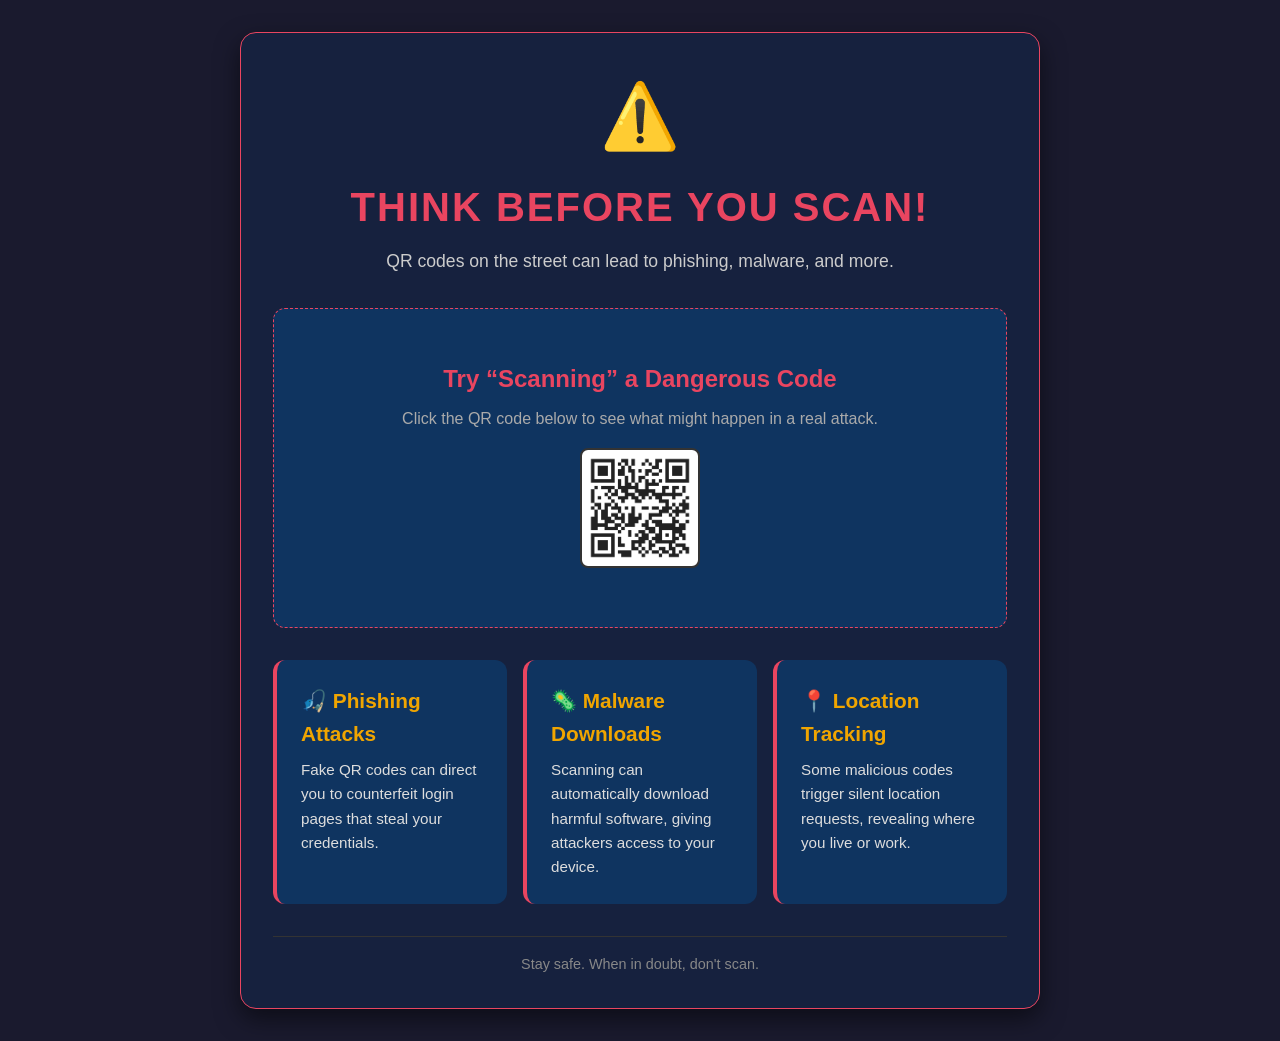
<file: index.html>
<!DOCTYPE html>
<html lang="en">
<head>
    <meta charset="UTF-8" />
    <meta name="viewport" content="width=device-width, initial-scale=1.0" />
    <title>Dangers of Scanning Random QR Codes</title>
    <link rel="stylesheet" href="style.css" />
    <script defer src="script.js"></script>
</head>
<body>
    <main class="container">
        <header>
            <div class="warning-icon">⚠️</div>
            <h1>Think Before You Scan!</h1>
            <p class="subtitle">QR codes on the street can lead to phishing, malware, and more.</p>
        </header>

        <section class="demo">
            <h2>Try “Scanning” a Dangerous Code</h2>
            <p class="click-hint">Click the QR code below to see what might happen in a real attack.</p>

            <div class="qr-stage" id="qr-stage">
                <!-- QR code (clickable) – using your original hovercode.png -->
                <div id="fake-qr" class="qr-code" title="Click to see the danger!">
                    <img src="hovercode.png" alt="QR code" class="qr-image" />
                </div>

                <div id="skull-display" class="skull-display">💀</div>

                <div id="danger-sequence" class="danger-sequence">
                    <div class="step">
                        <span class="step-icon">📱</span>
                        <span class="step-num">1</span>
                        <span class="step-text">You scan the <strong>fake QR code</strong> on the street.</span>
                    </div>
                    <div class="step">
                        <span class="step-icon">🔗</span>
                        <span class="step-num">2</span>
                        <span class="step-text">You're redirected to a <strong>counterfeit website</strong> that looks legitimate.</span>
                    </div>
                    <div class="step">
                        <span class="step-icon">🎣</span>
                        <span class="step-num">3</span>
                        <span class="step-text">You enter your <strong>login / personal details</strong> without suspecting a thing.</span>
                    </div>
                    <div class="step">
                        <span class="step-icon">💰</span>
                        <span class="step-num">4</span>
                        <span class="step-text">Your <strong>data is stolen</strong> and sold on the dark web — you become a victim.</span>
                    </div>
                </div>

                <div id="warning-message" class="warning-msg hidden">
                    <p><strong>🚨 This could have been a phishing site!</strong></p>
                    <p>Always verify the source before scanning.</p>
                </div>
            </div>
        </section>

        <section class="info-cards">
            <a href="phishing.html" class="card-link" target="_blank" rel="noopener noreferrer">
                <article class="card">
                    <h2>🎣 Phishing Attacks</h2>
                    <p>Fake QR codes can direct you to counterfeit login pages that steal your credentials.</p>
                </article>
            </a>
            <a href="malware.html" class="card-link" target="_blank" rel="noopener noreferrer">
                <article class="card">
                    <h2>🦠 Malware Downloads</h2>
                    <p>Scanning can automatically download harmful software, giving attackers access to your device.</p>
                </article>
            </a>
            <a href="location-tracking.html" class="card-link" target="_blank" rel="noopener noreferrer">
                <article class="card">
                    <h2>📍 Location Tracking</h2>
                    <p>Some malicious codes trigger silent location requests, revealing where you live or work.</p>
                </article>
            </a>
        </section>

        <footer>
            <p>Stay safe. When in doubt, don't scan.</p>
        </footer>
    </main>
</body>
</html>
</file>
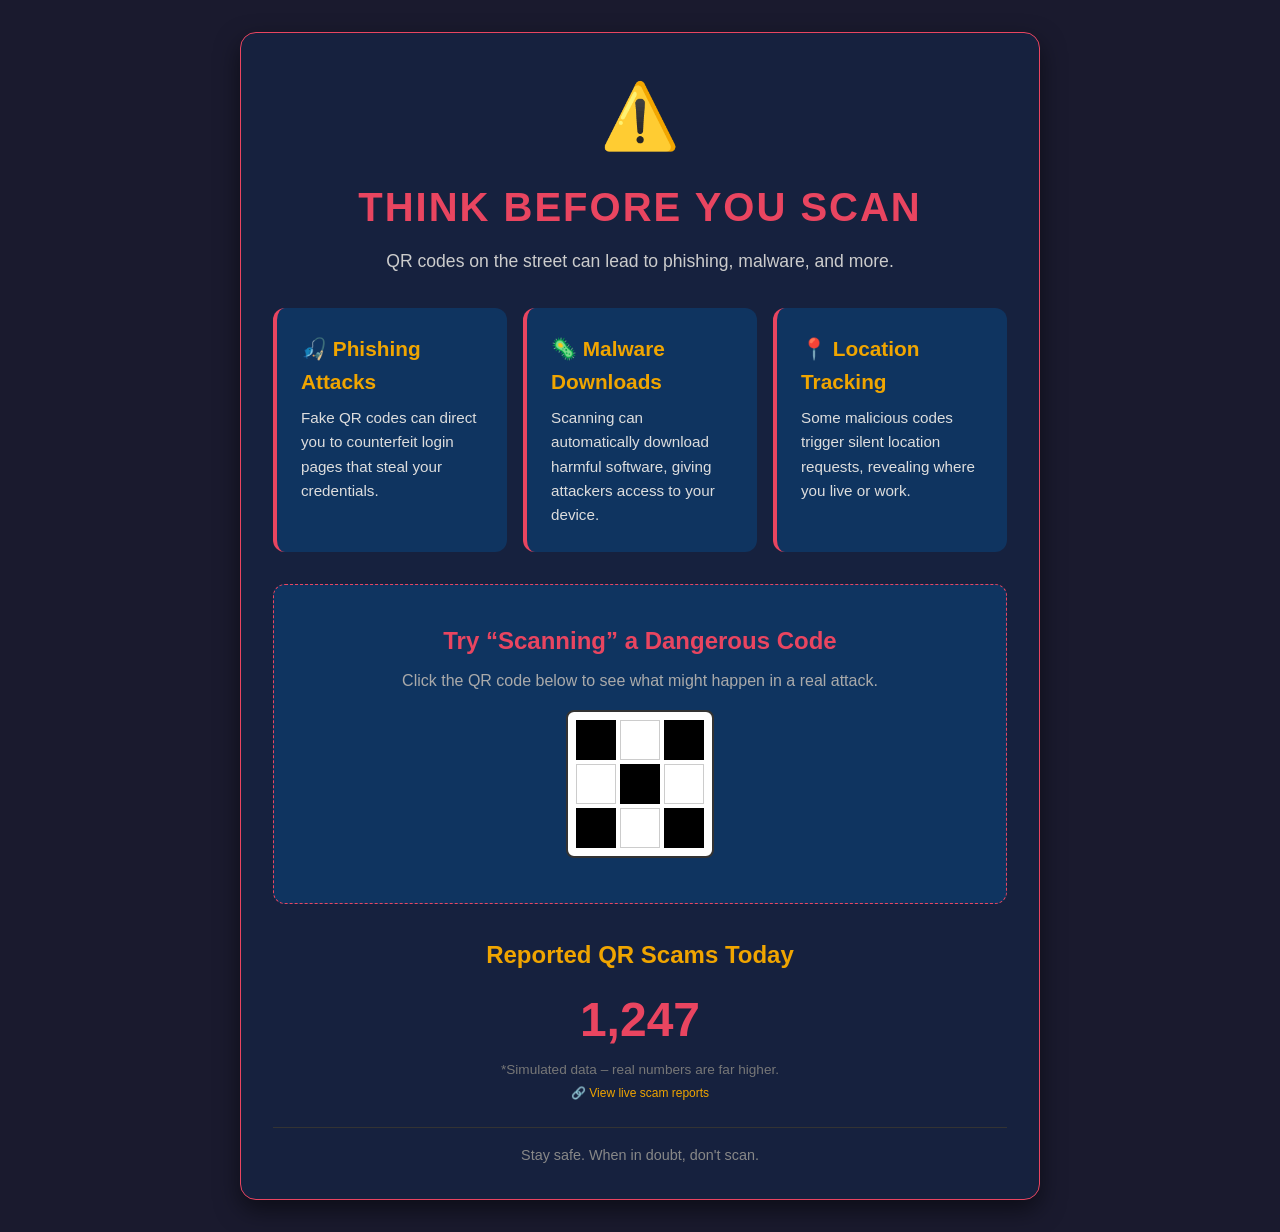
<file: Index.html>
<!DOCTYPE html>
<html lang="en">
<head>
    <meta charset="UTF-8" />
    <meta name="viewport" content="width=device-width, initial-scale=1.0" />
    <title>Dangers of Scanning Random QR Codes</title>
    <style>
        /* ============================================================
           style.css – Visual design for QR danger awareness page
           Uses a dark theme with warning colors to emphasize caution
           ============================================================ */

        /* Base reset and font */
        * {
            margin: 0;
            padding: 0;
            box-sizing: border-box;
        }

        body {
            font-family: 'Segoe UI', Tahoma, Geneva, Verdana, sans-serif;
            background: #1a1a2e;
            /* dark navy background */
            color: #eee;
            line-height: 1.6;
            padding: 2rem 1rem;
            display: flex;
            justify-content: center;
            align-items: center;
            min-height: 100vh;
        }

        .container {
            max-width: 800px;
            width: 100%;
            background: #16213e;
            /* slightly lighter dark card */
            border-radius: 16px;
            padding: 2rem;
            box-shadow: 0 10px 25px rgba(0, 0, 0, 0.5);
            border: 1px solid #e94560;
            /* red accent border */
        }

        /* Header styling */
        header {
            text-align: center;
            margin-bottom: 2rem;
        }

        .warning-icon {
            font-size: 4rem;
            margin-bottom: 0.5rem;
            animation: pulse 2s infinite;
        }

        /* Simple pulsing animation for the warning emoji */
        @keyframes pulse {
            0% {
                transform: scale(1);
            }
            50% {
                transform: scale(1.15);
            }
            100% {
                transform: scale(1);
            }
        }

        h1 {
            color: #e94560;
            /* bright danger red */
            font-size: 2.5rem;
            margin-bottom: 0.5rem;
            text-transform: uppercase;
            letter-spacing: 2px;
        }

        .subtitle {
            font-size: 1.1rem;
            color: #ccc;
        }

        /* Information cards (risk types) – now clickable */
        .info-cards {
            display: grid;
            grid-template-columns: repeat(auto-fit, minmax(220px, 1fr));
            gap: 1rem;
            margin-bottom: 2rem;
        }

        .card-link {
            text-decoration: none;
            display: block;
            transition: transform 0.3s;
        }

        .card-link:hover {
            transform: translateY(-5px);
        }

        .card-link:hover .card {
            background: #1a1a4e;
        }

        .card {
            background: #0f3460;
            /* deeper blue */
            border-radius: 12px;
            padding: 1.5rem;
            border-left: 4px solid #e94560;
            transition: background 0.3s;
            height: 100%;
            cursor: pointer;
        }

        .card h2 {
            font-size: 1.3rem;
            margin-bottom: 0.5rem;
            color: #f0a500;
            /* warm accent */
        }

        .card p {
            font-size: 0.95rem;
            color: #ddd;
        }

        /* Interactive demo area */
        .demo {
            background: #0f3460;
            border-radius: 12px;
            padding: 1.5rem;
            margin-bottom: 2rem;
            text-align: center;
            border: 1px dashed #e94560;
            min-height: 320px;
            display: flex;
            flex-direction: column;
            align-items: center;
            justify-content: center;
        }

        .demo h2 {
            color: #e94560;
            margin-bottom: 0.5rem;
        }

        .click-hint {
            color: #aaa;
            margin-bottom: 1rem;
        }

        /* ---- QR Code + Transformation container ---- */
        .qr-stage {
            display: flex;
            flex-direction: column;
            align-items: center;
            justify-content: center;
            width: 100%;
        }

        /* Fake QR code image (pure CSS pattern) */
        .qr-code {
            display: inline-block;
            cursor: pointer;
            transition: transform 0.2s, opacity 0.5s;
            margin-bottom: 0.5rem;
        }

        .qr-code:hover {
            transform: scale(1.05);
        }

        .qr-pattern {
            display: grid;
            grid-template-columns: repeat(3, 40px);
            grid-template-rows: repeat(3, 40px);
            gap: 4px;
            background: white;
            padding: 8px;
            border-radius: 8px;
            border: 2px solid #333;
        }

        .qr-pattern span {
            background: #000;
        }

        .qr-pattern span:nth-child(odd) {
            background: #000;
        }
        .qr-pattern span:nth-child(even) {
            background: #fff;
            border: 1px solid #ccc;
        }
        .qr-pattern span:first-child,
        .qr-pattern span:nth-child(3),
        .qr-pattern span:nth-child(7),
        .qr-pattern span:nth-child(9) {
            background: #000;
            border: 2px solid #000;
        }

        /* Skull that replaces the QR code */
        .skull-display {
            font-size: 5rem;
            line-height: 1;
            animation: skullPulse 1.2s ease-in-out infinite;
            display: none;
            /* hidden by default, shown via JS */;
        }

        @keyframes skullPulse {
            0%,
            100% {
                transform: scale(1);
            }
            50% {
                transform: scale(1.08);
            }
        }

        /* Danger sequence – steps that appear after skull */
        .danger-sequence {
            display: none;
            /* hidden by default, shown via JS */
            margin-top: 1.2rem;
            width: 100%;
            max-width: 420px;
            text-align: left;
            background: rgba(233, 69, 96, 0.12);
            border-radius: 12px;
            padding: 1.2rem 1.5rem;
            border: 1px solid #e94560;
            animation: fadeSlideUp 0.6s ease forwards;
        }

        @keyframes fadeSlideUp {
            0% {
                opacity: 0;
                transform: translateY(18px);
            }
            100% {
                opacity: 1;
                transform: translateY(0);
            }
        }

        .danger-sequence .step {
            display: flex;
            align-items: center;
            gap: 0.75rem;
            padding: 0.45rem 0;
            border-bottom: 1px solid rgba(233, 69, 96, 0.2);
            color: #f0f0f0;
            font-size: 0.95rem;
        }

        .danger-sequence .step:last-child {
            border-bottom: none;
        }

        .danger-sequence .step .step-icon {
            font-size: 1.5rem;
            flex-shrink: 0;
            width: 2rem;
            text-align: center;
        }

        .danger-sequence .step .step-num {
            display: inline-block;
            background: #e94560;
            color: #fff;
            font-weight: bold;
            font-size: 0.7rem;
            border-radius: 50%;
            width: 1.5rem;
            height: 1.5rem;
            line-height: 1.5rem;
            text-align: center;
            flex-shrink: 0;
        }

        .danger-sequence .step .step-text {
            flex: 1;
        }

        .danger-sequence .step .step-text strong {
            color: #f0a500;
        }

        /* Warning message that appears after clicking the fake QR */
        .warning-msg {
            margin-top: 1rem;
            background: #e94560;
            color: #fff;
            padding: 1rem;
            border-radius: 8px;
            font-weight: bold;
            transition: opacity 0.3s;
            width: 100%;
            max-width: 420px;
        }

        /* Utility class to hide elements */
        .hidden {
            display: none !important;
        }

        /* Stats section */
        .stats {
            text-align: center;
            margin-bottom: 1.5rem;
        }

        .stats h2 {
            color: #f0a500;
            margin-bottom: 0.5rem;
        }

        /* Make the counter a clickable link to Bitly */
        .counter-link {
            display: inline-block;
            text-decoration: none;
            transition: transform 0.2s;
            cursor: pointer;
        }

        .counter-link:hover {
            transform: scale(1.04);
        }

        .counter-link:hover .counter {
            text-shadow: 0 0 30px #e94560;
        }

        .counter {
            font-size: 3rem;
            font-weight: bold;
            color: #e94560;
            animation: countPulse 1s infinite;
            transition: text-shadow 0.3s;
        }

        /* Small pulse for the counter (optional) */
        @keyframes countPulse {
            0% {
                text-shadow: 0 0 5px #e94560;
            }
            50% {
                text-shadow: 0 0 20px #e94560;
            }
            100% {
                text-shadow: 0 0 5px #e94560;
            }
        }

        .note {
            color: #777;
            font-size: 0.85rem;
        }

        /* Click hint for the counter */
        .counter-click-hint {
            color: #888;
            font-size: 0.75rem;
            margin-top: 0.2rem;
        }

        .counter-click-hint a {
            color: #f0a500;
            text-decoration: none;
        }

        .counter-click-hint a:hover {
            text-decoration: underline;
        }

        /* Footer */
        footer {
            text-align: center;
            color: #888;
            font-size: 0.9rem;
            border-top: 1px solid #333;
            padding-top: 1rem;
        }

        /* Responsive tweaks */
        @media (max-width: 500px) {
            .container {
                padding: 1.2rem;
            }
            h1 {
                font-size: 1.8rem;
            }
            .qr-pattern {
                grid-template-columns: repeat(3, 30px);
                grid-template-rows: repeat(3, 30px);
                gap: 3px;
                padding: 6px;
            }
            .skull-display {
                font-size: 3.8rem;
            }
            .counter {
                font-size: 2.2rem;
            }
            .danger-sequence {
                padding: 0.9rem 1rem;
            }
            .danger-sequence .step {
                font-size: 0.85rem;
                gap: 0.5rem;
            }
            .danger-sequence .step .step-icon {
                font-size: 1.2rem;
                width: 1.6rem;
            }
        }
    </style>
</head>

<body>
    <!-- Main container for centering content -->
    <main class="container">
        <header>
            <!-- Hero warning icon (using emoji for simplicity) -->
            <div class="warning-icon">⚠️</div>
            <h1>Think Before You Scan</h1>
            <p class="subtitle">QR codes on the street can lead to phishing, malware, and more.</p>
        </header>

        <!-- ===== RISK CARDS – now clickable with placeholder links ===== -->
        <section class="info-cards">
            <!-- Risk card 1: Phishing Attacks -->
            <!--
            ============================================================
            PLACEHOLDER HYPERLINK – Replace href with your target URL.
            ============================================================
            -->
            <a href="#" class="card-link" target="_blank" rel="noopener noreferrer">
                <article class="card">
                    <h2>🎣 Phishing Attacks</h2>
                    <p>Fake QR codes can direct you to counterfeit login pages that steal your credentials.</p>
                </article>
            </a>

            <!-- Risk card 2: Malware Downloads -->
            <!--
            ============================================================
            PLACEHOLDER HYPERLINK – Replace href with your target URL.
            ============================================================
            -->
            <a href="#" class="card-link" target="_blank" rel="noopener noreferrer">
                <article class="card">
                    <h2>🦠 Malware Downloads</h2>
                    <p>Scanning can automatically download harmful software, giving attackers access to your device.</p>
                </article>
            </a>

            <!-- Risk card 3: Location Tracking -->
            <!--
            ============================================================
            PLACEHOLDER HYPERLINK – Replace href with your target URL.
            ============================================================
            -->
            <a href="#" class="card-link" target="_blank" rel="noopener noreferrer">
                <article class="card">
                    <h2>📍 Location Tracking</h2>
                    <p>Some malicious codes trigger silent location requests, revealing where you live or work.</p>
                </article>
            </a>
        </section>

        <!-- ===== INTERACTIVE DEMO: QR code → warning → skull → sequence ===== -->
        <section class="demo">
            <h2>Try “Scanning” a Dangerous Code</h2>
            <p class="click-hint">Click the QR code below to see what might happen in a real attack.</p>

            <div class="qr-stage" id="qr-stage">
                <!-- Fake QR code (clickable) -->
                <div id="fake-qr" class="qr-code" title="Click to see the danger!">
                    <div class="qr-pattern">
                        <span></span><span></span><span></span>
                        <span></span><span></span><span></span>
                        <span></span><span></span><span></span>
                    </div>
                </div>

                <!-- Skull that replaces the QR (hidden initially) -->
                <div id="skull-display" class="skull-display">💀</div>

                <!-- Danger sequence (hidden initially) -->
                <div id="danger-sequence" class="danger-sequence">
                    <div class="step">
                        <span class="step-icon">📱</span>
                        <span class="step-num">1</span>
                        <span class="step-text">You scan the <strong>fake QR code</strong> on the street.</span>
                    </div>
                    <div class="step">
                        <span class="step-icon">🔗</span>
                        <span class="step-num">2</span>
                        <span class="step-text">You're redirected to a <strong>counterfeit website</strong> that looks legitimate.</span>
                    </div>
                    <div class="step">
                        <span class="step-icon">🎣</span>
                        <span class="step-num">3</span>
                        <span class="step-text">You enter your <strong>login / personal details</strong> without suspecting a thing.</span>
                    </div>
                    <div class="step">
                        <span class="step-icon">💰</span>
                        <span class="step-num">4</span>
                        <span class="step-text">Your <strong>data is stolen</strong> and sold on the dark web — you become a victim.</span>
                    </div>
                </div>

                <!-- Dynamic warning message (hidden by default) -->
                <div id="warning-message" class="warning-msg hidden">
                    <p><strong>🚨 This could have been a phishing site!</strong></p>
                    <p>Always verify the source before scanning.</p>
                </div>
            </div>
        </section>

        <!-- ===== STATS: Reported QR Scams Today (linked to Bitly) ===== -->
        <section class="stats">
            <!--
            ============================================================
            BITLY LINK – Replace href with your actual Bitly URL that
            shows the number of people who have scanned the same QR.
            ============================================================
            -->
            <a href="#" target="_blank" rel="noopener noreferrer" class="counter-link" id="counter-link">
                <h2>Reported QR Scams Today</h2>
                <p id="scam-counter" class="counter">1,247</p>
            </a>
            <p class="note">*Simulated data – real numbers are far higher.</p>
            <p class="counter-click-hint">
                <a href="#" target="_blank" rel="noopener noreferrer">🔗 View live scam reports</a>
                <!--
                ============================================================
                BITLY LINK – Replace the href above with your Bitly URL.
                ============================================================
                -->
            </p>
        </section>

        <footer>
            <p>Stay safe. When in doubt, don't scan.</p>
        </footer>
    </main>

    <script>
        /**
         * script.js – Interactive features for the QR danger page
         * - Simulates what happens when you click a malicious QR code
         * - Displays a warning message
         * - Transforms QR → Skull → Danger sequence
         * - Animates a live scam counter (simulated)
         * All actions are purely educational and client-side.
         */

        document.addEventListener('DOMContentLoaded', () => {

            // ---------- FAKE QR CODE → WARNING → SKULL → SEQUENCE ----------
            const qrElement = document.getElementById('fake-qr');
            const warningBox = document.getElementById('warning-message');
            const skullDisplay = document.getElementById('skull-display');
            const dangerSeq = document.getElementById('danger-sequence');
            const qrStage = document.getElementById('qr-stage');

            // State to prevent re-triggering while animation is running
            let isAnimating = false;

            if (qrElement && warningBox && skullDisplay && dangerSeq) {
                qrElement.addEventListener('click', () => {
                    // Prevent multiple rapid clicks
                    if (isAnimating) return;
                    isAnimating = true;

                    // ---- Step 1: Show warning message ----
                    warningBox.classList.remove('hidden');

                    // ---- Step 2: Alert (educational) ----
                    alert('⚠️ In a real attack, this could have sent you to a fake banking site!');

                    // ---- Step 3: After 1s, hide QR and show skull ----
                    setTimeout(() => {
                        // Fade out QR
                        qrElement.style.opacity = '0';
                        // After fade, hide QR and show skull
                        setTimeout(() => {
                            qrElement.style.display = 'none';
                            skullDisplay.style.display = 'block';
                            // trigger reflow for animation
                            void skullDisplay.offsetWidth;
                        }, 400);

                        // ---- Step 4: After 1.2s more, show danger sequence ----
                        setTimeout(() => {
                            dangerSeq.style.display = 'block';
                            // scroll into view for visibility
                            dangerSeq.scrollIntoView({ behavior: 'smooth', block: 'center' });
                        }, 1200);

                        // ---- Step 5: After 6s, auto-hide warning (cleanup) ----
                        setTimeout(() => {
                            warningBox.classList.add('hidden');
                        }, 5000);

                        // ---- Step 6: Reset the animation after 10s (so user can try again) ----
                        setTimeout(() => {
                            // Reset: show QR, hide skull & sequence, hide warning
                            qrElement.style.display = 'inline-block';
                            qrElement.style.opacity = '1';
                            skullDisplay.style.display = 'none';
                            dangerSeq.style.display = 'none';
                            warningBox.classList.add('hidden');
                            isAnimating = false;
                            // Scroll back to the QR area
                            qrStage.scrollIntoView({ behavior: 'smooth', block: 'center' });
                        }, 10000);

                    }, 800); // wait 800ms after click before starting transformation
                });
            }

            // ---------- ANIMATED SCAM COUNTER ----------
            const counterElement = document.getElementById('scam-counter');
            if (counterElement) {
                let currentCount = 1247;

                setInterval(() => {
                    const increase = Math.floor(Math.random() * 5) + 1;
                    currentCount += increase;
                    counterElement.textContent = currentCount.toLocaleString();
                }, 3000);
            }

            // ---------- CONSOLE EASTER EGG ----------
            console.log('%c⚠️ Beware of scanning random QR codes!',
                'font-size: 18px; color: #e94560; font-weight: bold;');
            console.log('%cThis page is an educational demo.',
                'font-size: 14px; color: #f0a500;');

            // ---------- BITLY LINK PLACEHOLDER REMINDER (in console) ----------
            console.log('%c🔗 Remember to replace the Bitly links in the HTML!',
                'font-size: 13px; color: #f0a500;');
            console.log('%c   Look for "BITLY LINK" comments in the HTML.',
                'font-size: 13px; color: #aaa;');
        });
    </script>
</body>
</html>
</file>
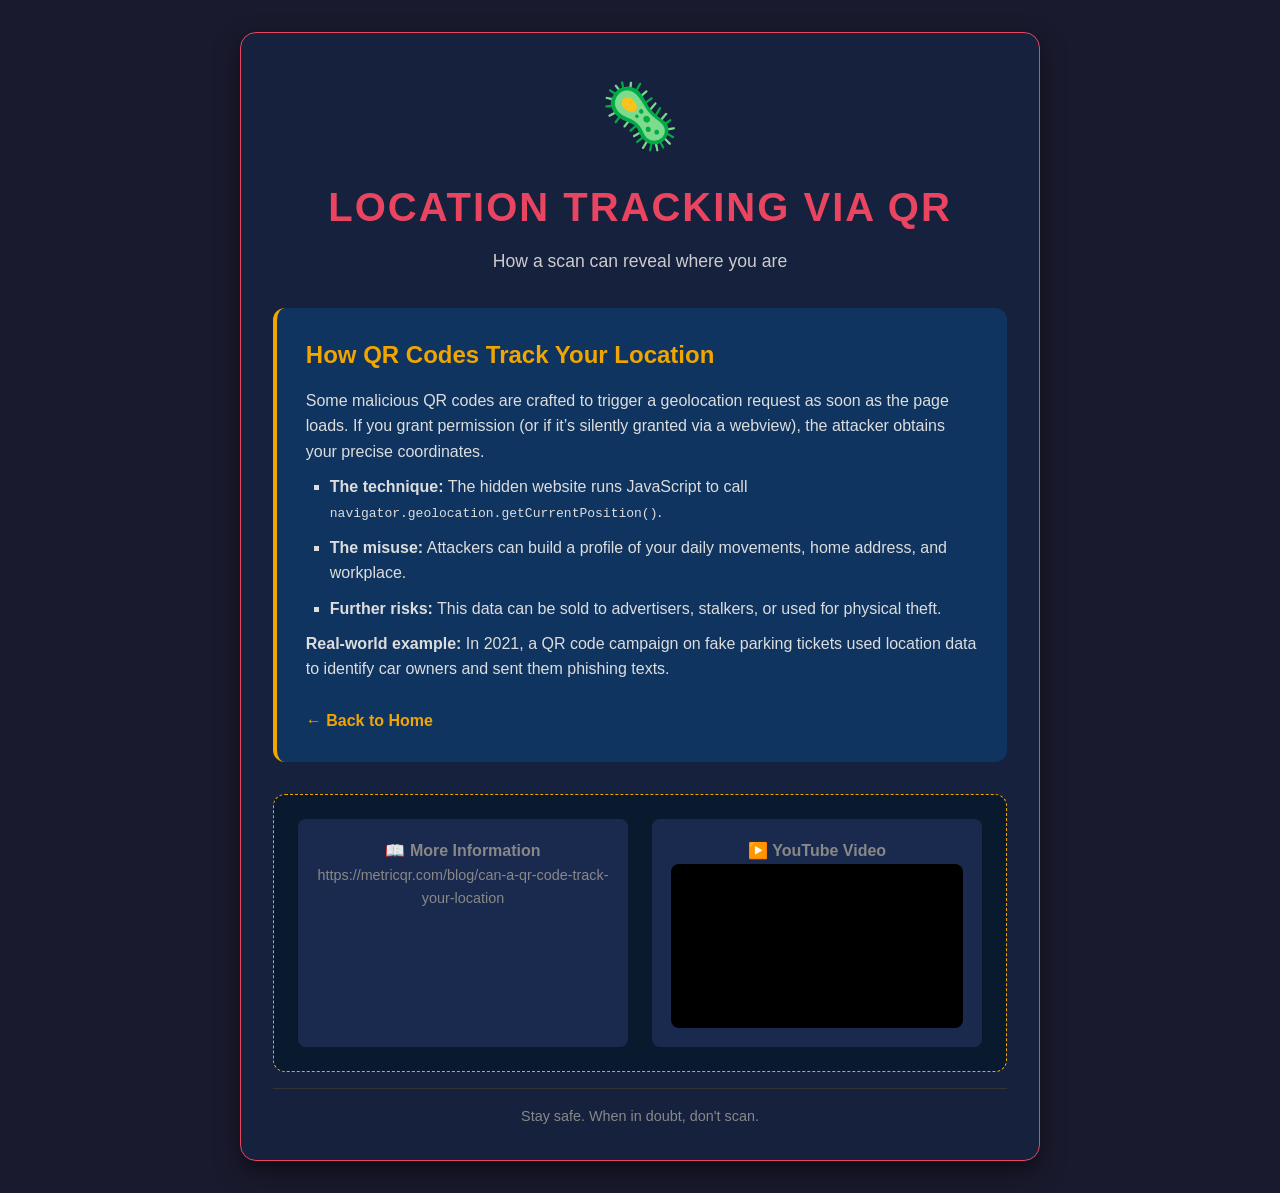
<file: location-tracking.html>
<!DOCTYPE html>
<html lang="en">
<head>
    <meta charset="UTF-8" />
    <meta name="viewport" content="width=device-width, initial-scale=1.0" />
    <title>QR Location Tracking – How It Works</title>
    <link rel="stylesheet" href="style.css" />
    <style>
        /* Responsive video wrapper – keeps 16:9 aspect ratio */
        .video-responsive {
            position: relative;
            padding-bottom: 56.25%; /* 16:9 */
            height: 0;
            overflow: hidden;
            max-width: 100%;
            background: #000;
            border-radius: 8px;
        }

        .video-responsive iframe {
            position: absolute;
            top: 0;
            left: 0;
            width: 100%;
            height: 100%;
            border: 0;
        }
        
    </style>
</head>
<body>
    <main class="container">
        <header>
            <div class="warning-icon">🦠</div>
            <h1>Location Tracking via QR</h1>
            <p class="subtitle">How a scan can reveal where you are</p>
        </header>

        <section class="detail-content">
            <h2>How QR Codes Track Your Location</h2>
            <p>Some malicious QR codes are crafted to trigger a geolocation request as soon as the page loads. If you grant permission (or if it’s silently granted via a webview), the attacker obtains your precise coordinates.</p>
            <ul>
                <li><strong>The technique:</strong> The hidden website runs JavaScript to call <code>navigator.geolocation.getCurrentPosition()</code>.</li>
                <li><strong>The misuse:</strong> Attackers can build a profile of your daily movements, home address, and workplace.</li>
                <li><strong>Further risks:</strong> This data can be sold to advertisers, stalkers, or used for physical theft.</li>
            </ul>
            <p><strong>Real‑world example:</strong> In 2021, a QR code campaign on fake parking tickets used location data to identify car owners and sent them phishing texts.</p>
            <a href="index.html" class="back-link">← Back to Home</a>
        </section>

        <section class="extra-links">
            <div class="placeholder-box">
                <p>📖 <strong>More Information</strong></p>
                <p style="font-size:0.9rem; color:#888;">https://metricqr.com/blog/can-a-qr-code-track-your-location</p>
            </div>
            <div class="placeholder-box">
                <p>▶️ <strong>YouTube Video</strong></p>
                <!-- Embedded YouTube video (responsive) -->
                <div class="video-responsive">
                    <iframe 
                        src="https://www.youtube.com/watch?v=OQPPu6v8PUw&t" 
                        title="YouTube video player - Malware via QR Codes" 
                        allow="accelerometer; autoplay; clipboard-write; encrypted-media; gyroscope; picture-in-picture" 
                        allowfullscreen>
                    </iframe>
                </div>
            </div>
        </section>

        <footer>
            <p>Stay safe. When in doubt, don't scan.</p>
        </footer>
    </main>
</body>
</html>
</file>
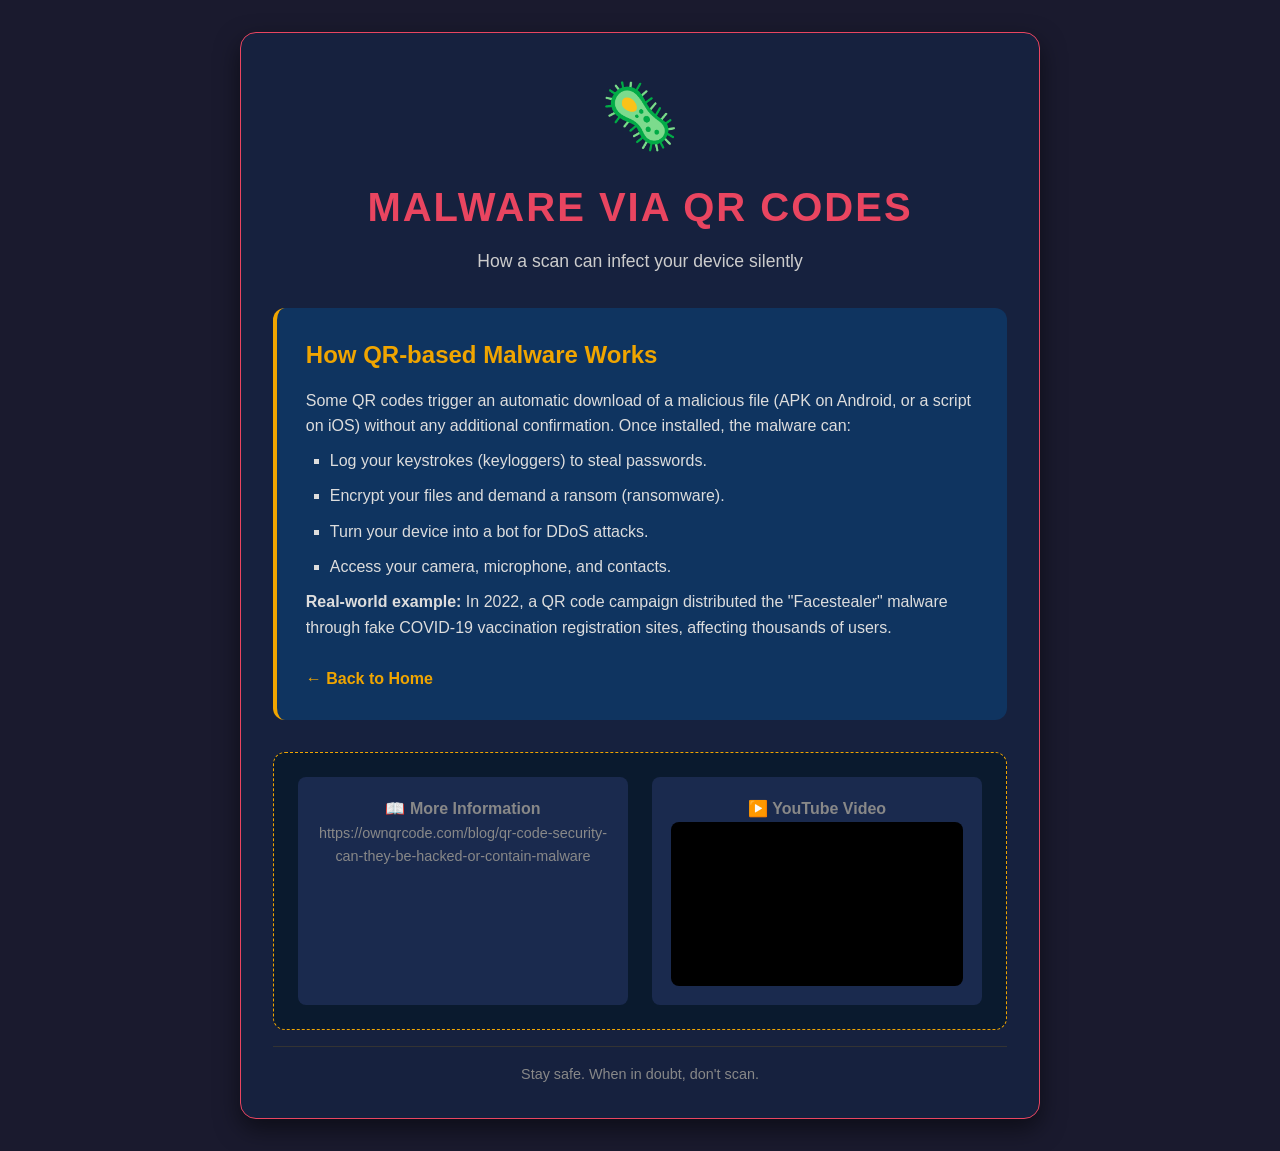
<file: malware.html>
<!DOCTYPE html>
<html lang="en">
<head>
    <meta charset="UTF-8" />
    <meta name="viewport" content="width=device-width, initial-scale=1.0" />
    <title>QR Malware – How It Works</title>
    <link rel="stylesheet" href="style.css" />
    <style>
        /* Responsive video wrapper – keeps 16:9 aspect ratio */
        .video-responsive {
            position: relative;
            padding-bottom: 56.25%; /* 16:9 */
            height: 0;
            overflow: hidden;
            max-width: 100%;
            background: #000;
            border-radius: 8px;
        }

        .video-responsive iframe {
            position: absolute;
            top: 0;
            left: 0;
            width: 100%;
            height: 100%;
            border: 0;
        }
        
    </style>
</head>
<body>
    <main class="container">
        <header>
            <div class="warning-icon">🦠</div>
            <h1>Malware via QR Codes</h1>
            <p class="subtitle">How a scan can infect your device silently</p>
        </header>

        <section class="detail-content">
            <h2>How QR‑based Malware Works</h2>
            <p>Some QR codes trigger an automatic download of a malicious file (APK on Android, or a script on iOS) without any additional confirmation. Once installed, the malware can:</p>
            <ul>
                <li>Log your keystrokes (keyloggers) to steal passwords.</li>
                <li>Encrypt your files and demand a ransom (ransomware).</li>
                <li>Turn your device into a bot for DDoS attacks.</li>
                <li>Access your camera, microphone, and contacts.</li>
            </ul>
            <p><strong>Real‑world example:</strong> In 2022, a QR code campaign distributed the "Facestealer" malware through fake COVID‑19 vaccination registration sites, affecting thousands of users.</p>
            <a href="index.html" class="back-link">← Back to Home</a>
        </section>

        <section class="extra-links">
            <div class="placeholder-box">
                <p>📖 <strong>More Information</strong></p>
                <p style="font-size:0.9rem; color:#888;">https://ownqrcode.com/blog/qr-code-security-can-they-be-hacked-or-contain-malware</p>
            </div>
            <div class="placeholder-box">
                <p>▶️ <strong>YouTube Video</strong></p>
                <!-- Embedded YouTube video (responsive) -->
                <div class="video-responsive">
                    <iframe 
                        src="https://www.youtube-nocookie.com/embed/RVF6NVnJvd8?rel=0" 
                        title="YouTube video player - Malware via QR Codes" 
                        allow="accelerometer; autoplay; clipboard-write; encrypted-media; gyroscope; picture-in-picture" 
                        allowfullscreen>
                    </iframe>
                </div>
            </div>
        </section>

        <footer>
            <p>Stay safe. When in doubt, don't scan.</p>
        </footer>
    </main>
</body>
</html>
</file>
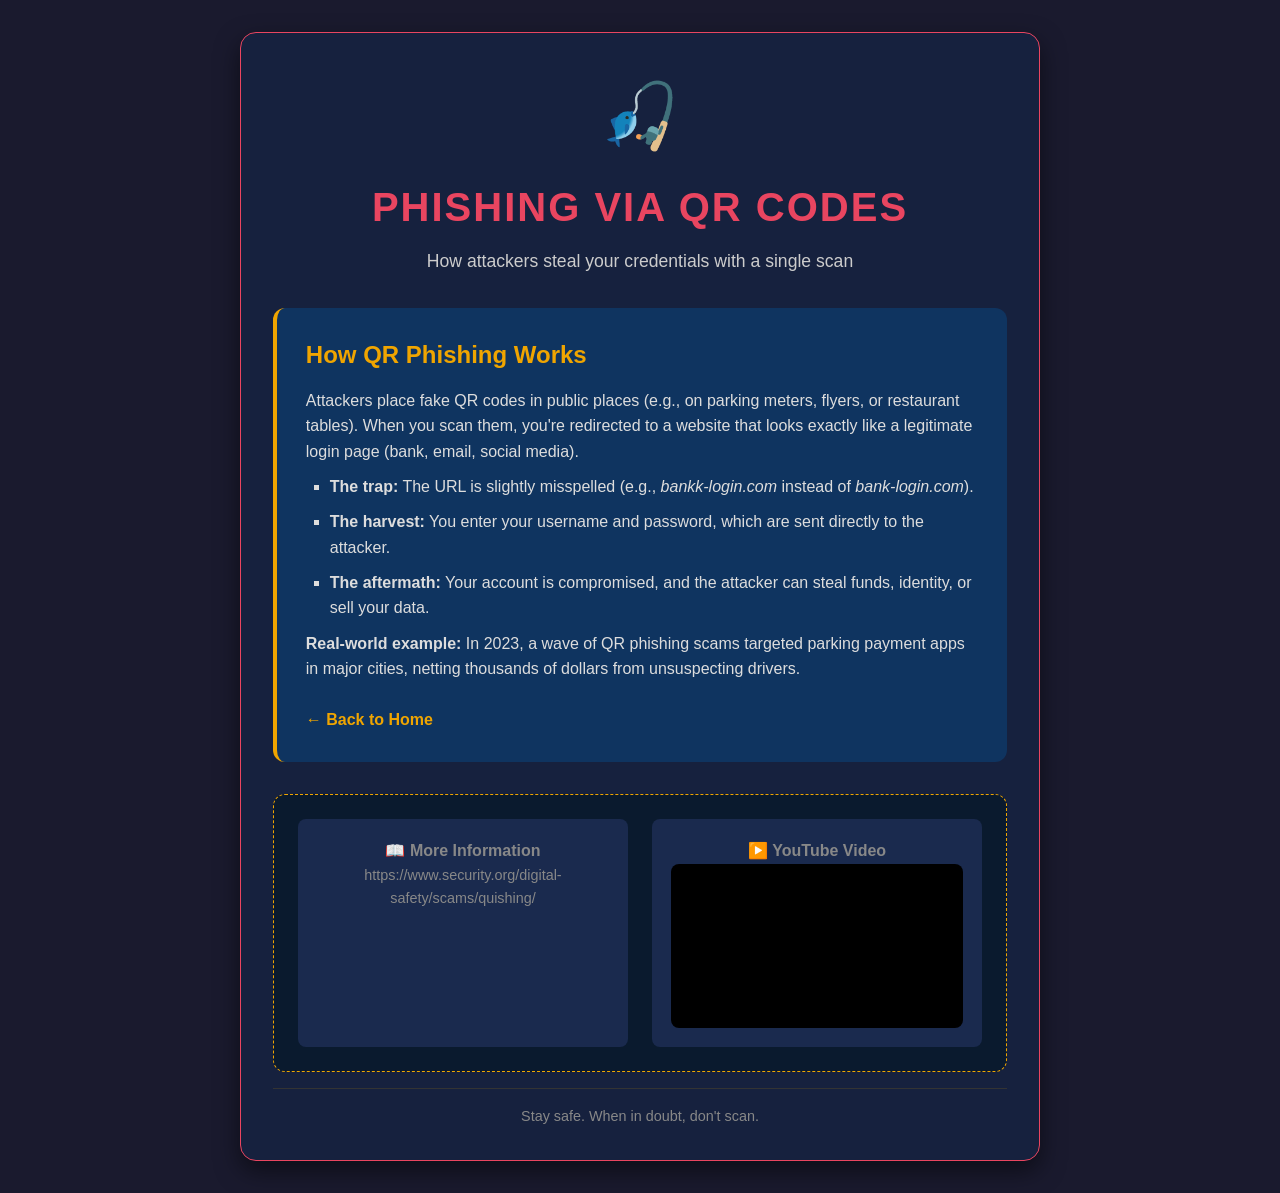
<file: phishing.html>
<!DOCTYPE html>
<html lang="en">
<head>
    <meta charset="UTF-8" />
    <meta name="viewport" content="width=device-width, initial-scale=1.0" />
    <title>QR Phishing – How It Works :D</title>
    <link rel="stylesheet" href="style.css" />
    <style>
        /* Responsive video wrapper – keeps 16:9 aspect ratio */
        .video-responsive {
            position: relative;
            padding-bottom: 56.25%; /* 16:9 */
            height: 0;
            overflow: hidden;
            max-width: 100%;
            background: #000;
            border-radius: 8px;
        }

        .video-responsive iframe {
            position: absolute;
            top: 0;
            left: 0;
            width: 100%;
            height: 100%;
            border: 0;
        }
    </style>
</head>
<body>
    <main class="container">
        <header>
            <div class="warning-icon">🎣</div>
            <h1>Phishing via QR Codes</h1>
            <p class="subtitle">How attackers steal your credentials with a single scan</p>
        </header>

        <section class="detail-content">
            <h2>How QR Phishing Works</h2>
            <p>Attackers place fake QR codes in public places (e.g., on parking meters, flyers, or restaurant tables). When you scan them, you're redirected to a website that looks exactly like a legitimate login page (bank, email, social media).</p>
            <ul>
                <li><strong>The trap:</strong> The URL is slightly misspelled (e.g., <em>bankk-login.com</em> instead of <em>bank-login.com</em>).</li>
                <li><strong>The harvest:</strong> You enter your username and password, which are sent directly to the attacker.</li>
                <li><strong>The aftermath:</strong> Your account is compromised, and the attacker can steal funds, identity, or sell your data.</li>
            </ul>
            <p><strong>Real‑world example:</strong> In 2023, a wave of QR phishing scams targeted parking payment apps in major cities, netting thousands of dollars from unsuspecting drivers.</p>
            <a href="index.html" class="back-link">← Back to Home</a>
        </section>

        <!-- Two placeholder sections for your own links -->
        <section class="extra-links">
            <div class="placeholder-box">
                <p>📖 <strong>More Information</strong></p>
                <p style="font-size:0.9rem; color:#888;">https://www.security.org/digital-safety/scams/quishing/</p>
                <!-- Example: <a href="https://example.com">Read more</a> -->
            </div>
            <div class="placeholder-box">
                <p>▶️ <strong>YouTube Video</strong></p>
                <!-- Embedded YouTube video (responsive) -->
                <div class="video-responsive">
                    <iframe 
                        src="https://www.youtube-nocookie.com/embed/O5bn41OcvGQ?rel=0" 
                        title="YouTube video player - QR Phishing" 
                        allow="accelerometer; autoplay; clipboard-write; encrypted-media; gyroscope; picture-in-picture" 
                        allowfullscreen>
                    </iframe>
                </div>
            </div>
        </section>

        <footer>
            <p>Stay safe. When in doubt, don't scan.</p>
        </footer>
    </main>
</body>
</html>
</file>
<file: style.css>
/* ============================================================
   style.css – Visual design for QR danger awareness page
   Dark theme with warning colors to emphasize caution
   ============================================================ */

* {
    margin: 0;
    padding: 0;
    box-sizing: border-box;
}

body {
    font-family: 'Segoe UI', Tahoma, Geneva, Verdana, sans-serif;
    background: #1a1a2e;
    color: #eee;
    line-height: 1.6;
    padding: 2rem 1rem;
    display: flex;
    justify-content: center;
    align-items: center;
    min-height: 100vh;
}

.container {
    max-width: 800px;
    width: 100%;
    background: #16213e;
    border-radius: 16px;
    padding: 2rem;
    box-shadow: 0 10px 25px rgba(0, 0, 0, 0.5);
    border: 1px solid #e94560;
}

header {
    text-align: center;
    margin-bottom: 2rem;
}

.warning-icon {
    font-size: 4rem;
    margin-bottom: 0.5rem;
    animation: pulse 2s infinite;
}

@keyframes pulse {
    0% { transform: scale(1); }
    50% { transform: scale(1.15); }
    100% { transform: scale(1); }
}

h1 {
    color: #e94560;
    font-size: 2.5rem;
    margin-bottom: 0.5rem;
    text-transform: uppercase;
    letter-spacing: 2px;
}

.subtitle {
    font-size: 1.1rem;
    color: #ccc;
}

.info-cards {
    display: grid;
    grid-template-columns: repeat(auto-fit, minmax(220px, 1fr));
    gap: 1rem;
    margin-bottom: 2rem;
}

.card-link {
    text-decoration: none;
    display: block;
    transition: transform 0.3s;
}
.card-link:hover {
    transform: translateY(-5px);
}
.card-link:hover .card {
    background: #1a1a4e;
}

.card {
    background: #0f3460;
    border-radius: 12px;
    padding: 1.5rem;
    border-left: 4px solid #e94560;
    transition: background 0.3s;
    height: 100%;
    cursor: pointer;
}
.card h2 {
    font-size: 1.3rem;
    margin-bottom: 0.5rem;
    color: #f0a500;
}
.card p {
    font-size: 0.95rem;
    color: #ddd;
}

/* Demo */
.demo {
    background: #0f3460;
    border-radius: 12px;
    padding: 1.5rem;
    margin-bottom: 2rem;
    text-align: center;
    border: 1px dashed #e94560;
    min-height: 320px;
    display: flex;
    flex-direction: column;
    align-items: center;
    justify-content: center;
}
.demo h2 {
    color: #e94560;
    margin-bottom: 0.5rem;
}
.click-hint {
    color: #aaa;
    margin-bottom: 1rem;
}

.qr-stage {
    display: flex;
    flex-direction: column;
    align-items: center;
    justify-content: center;
    width: 100%;
}

.qr-code {
    display: inline-block;
    cursor: pointer;
    transition: transform 0.2s, opacity 0.5s;
    margin-bottom: 0.5rem;
}
.qr-code:hover {
    transform: scale(1.05);
}
.qr-image {
    width: 120px;
    height: auto;
    display: block;
    margin: 0 auto;
    border-radius: 8px;
    border: 2px solid #333;
    background: white;
    padding: 4px;
}

.skull-display {
    font-size: 5rem;
    line-height: 1;
    animation: skullPulse 1.2s ease-in-out infinite;
    display: none;
}
@keyframes skullPulse {
    0%, 100% { transform: scale(1); }
    50% { transform: scale(1.08); }
}

.danger-sequence {
    display: none;
    margin-top: 1.2rem;
    width: 100%;
    max-width: 420px;
    text-align: left;
    background: rgba(233, 69, 96, 0.12);
    border-radius: 12px;
    padding: 1.2rem 1.5rem;
    border: 1px solid #e94560;
    animation: fadeSlideUp 0.6s ease forwards;
}
@keyframes fadeSlideUp {
    0% { opacity: 0; transform: translateY(18px); }
    100% { opacity: 1; transform: translateY(0); }
}
.danger-sequence .step {
    display: flex;
    align-items: center;
    gap: 0.75rem;
    padding: 0.45rem 0;
    border-bottom: 1px solid rgba(233, 69, 96, 0.2);
    color: #f0f0f0;
    font-size: 0.95rem;
}
.danger-sequence .step:last-child {
    border-bottom: none;
}
.danger-sequence .step .step-icon {
    font-size: 1.5rem;
    flex-shrink: 0;
    width: 2rem;
    text-align: center;
}
.danger-sequence .step .step-num {
    display: inline-block;
    background: #e94560;
    color: #fff;
    font-weight: bold;
    font-size: 0.7rem;
    border-radius: 50%;
    width: 1.5rem;
    height: 1.5rem;
    line-height: 1.5rem;
    text-align: center;
    flex-shrink: 0;
}
.danger-sequence .step .step-text {
    flex: 1;
}
.danger-sequence .step .step-text strong {
    color: #f0a500;
}

.warning-msg {
    margin-top: 1rem;
    background: #e94560;
    color: #fff;
    padding: 1rem;
    border-radius: 8px;
    font-weight: bold;
    transition: opacity 0.3s;
    width: 100%;
    max-width: 420px;
}
.hidden {
    display: none !important;
}

/* Subpage detail styles */
.detail-content {
    background: #0f3460;
    border-radius: 12px;
    padding: 1.8rem;
    margin: 1.5rem 0;
    border-left: 4px solid #f0a500;
}
.detail-content h2 {
    color: #f0a500;
    margin-bottom: 0.8rem;
}
.detail-content p, .detail-content li {
    color: #ddd;
    margin-bottom: 0.6rem;
}
.detail-content ul {
    padding-left: 1.5rem;
    margin: 0.5rem 0;
}
.detail-content li {
    list-style-type: square;
}
.back-link {
    display: inline-block;
    margin-top: 1rem;
    color: #f0a500;
    text-decoration: none;
    font-weight: bold;
    transition: color 0.3s;
}
.back-link:hover {
    color: #e94560;
}

/* Placeholder sections for extra links/video */
.extra-links {
    display: flex;
    flex-wrap: wrap;
    gap: 1.5rem;
    margin: 2rem 0 1rem;
    padding: 1.5rem;
    background: #0a1a2e;
    border-radius: 12px;
    border: 1px dashed #f0a500;
}
.extra-links .placeholder-box {
    flex: 1 1 200px;
    background: #1a2a4e;
    padding: 1.2rem;
    border-radius: 8px;
    text-align: center;
    color: #888;
}
.extra-links .placeholder-box a {
    color: #f0a500;
    text-decoration: none;
}
.extra-links .placeholder-box a:hover {
    text-decoration: underline;
}
.extra-links .placeholder-box .youtube-placeholder {
    display: inline-block;
    background: #222;
    padding: 0.5rem 1rem;
    border-radius: 4px;
    color: #aaa;
    font-size: 0.9rem;
    border: 1px solid #555;
}

footer {
    text-align: center;
    color: #888;
    font-size: 0.9rem;
    border-top: 1px solid #333;
    padding-top: 1rem;
    margin-top: 1rem;
}

@media (max-width: 500px) {
    .container { padding: 1.2rem; }
    h1 { font-size: 1.8rem; }
    .skull-display { font-size: 3.8rem; }
    .danger-sequence { padding: 0.9rem 1rem; }
    .danger-sequence .step { font-size: 0.85rem; gap: 0.5rem; }
    .danger-sequence .step .step-icon { font-size: 1.2rem; width: 1.6rem; }
    .extra-links { flex-direction: column; }
}
</file>
